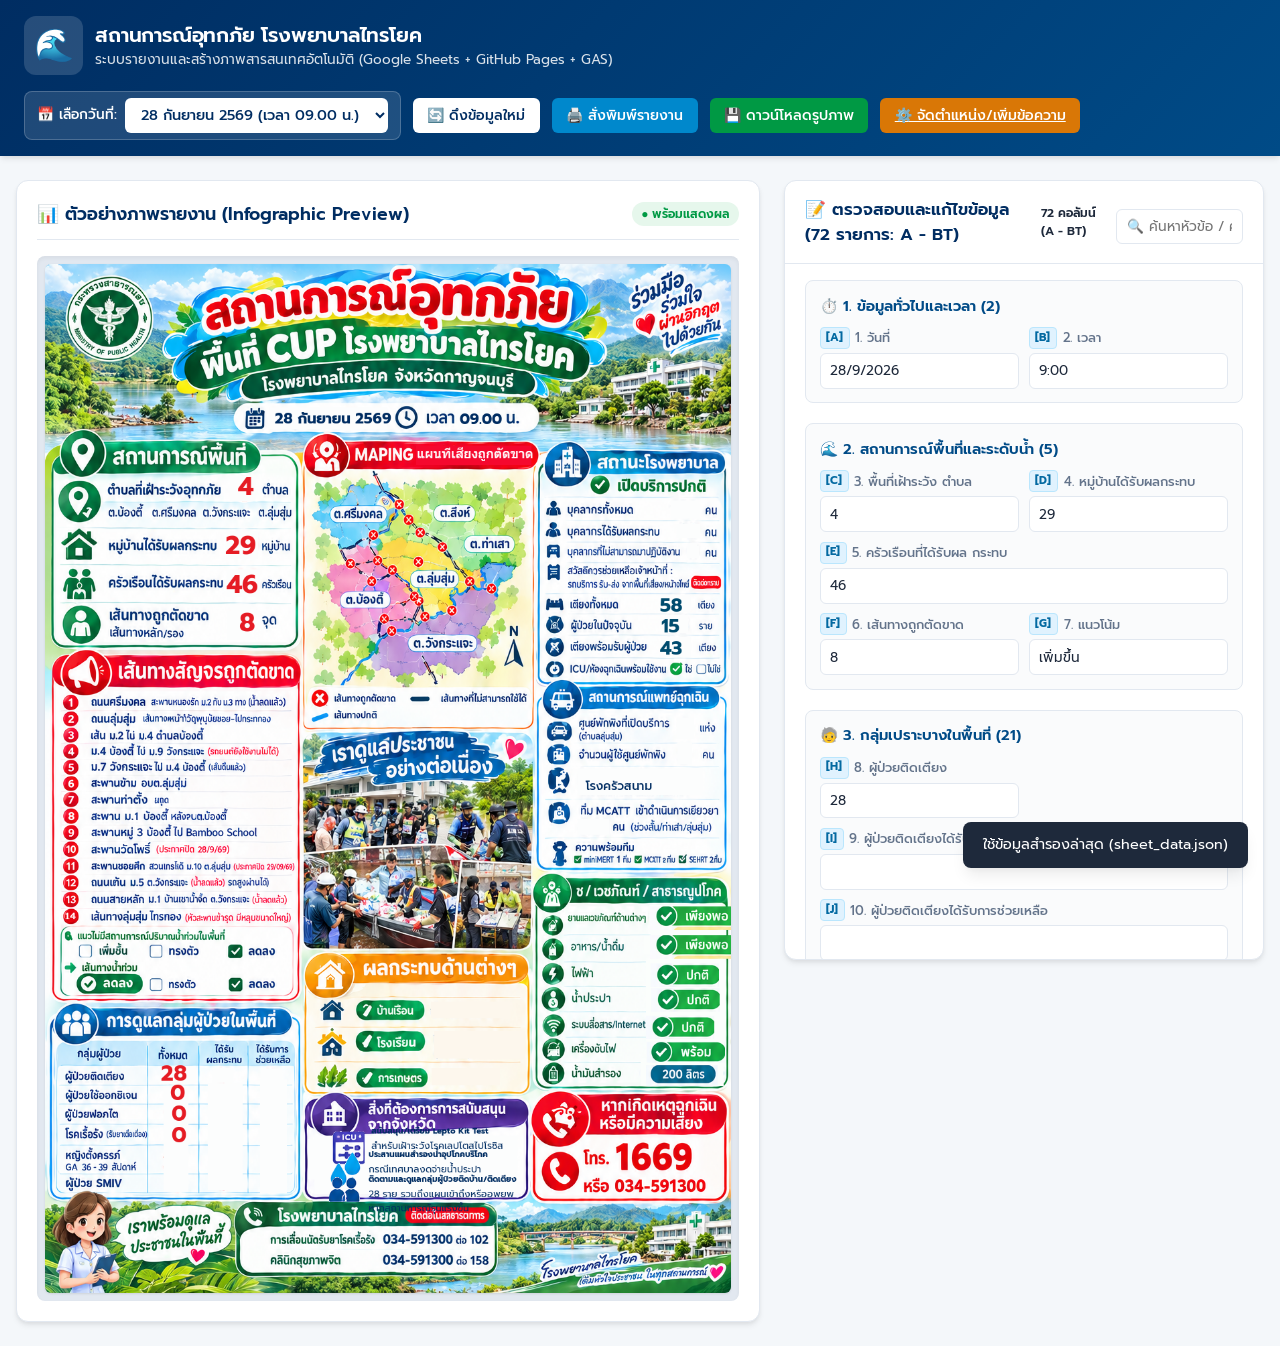
<file: index.html>
<!DOCTYPE html>
<html lang="th">
<head>
  <meta charset="UTF-8">
  <meta name="viewport" content="width=device-width, initial-scale=1.0">
  <title>ระบบรายงานสถานการณ์อุทกภัย - โรงพยาบาลไทรโยค</title>
  
  <!-- Google Fonts: Prompt -->
  <link rel="preconnect" href="https://fonts.googleapis.com">
  <link rel="preconnect" href="https://fonts.gstatic.com" crossorigin>
  <link href="https://fonts.googleapis.com/css2?family=Prompt:ital,wght@0,300;0,400;0,500;0,600;0,700;1,400&display=swap" rel="stylesheet">
  
  <!-- CSS Styles -->
  <link rel="stylesheet" href="style.css">
</head>
<body>

  <!-- App Header -->
  <header class="app-header">
    <div class="header-container">
      <div class="brand">
        <div class="brand-icon">🌊</div>
        <div class="brand-text">
          <h1>สถานการณ์อุทกภัย โรงพยาบาลไทรโยค</h1>
          <p>ระบบรายงานและสร้างภาพสารสนเทศอัตโนมัติ (Google Sheets + GitHub Pages + GAS)</p>
        </div>
      </div>

      <!-- Controls Toolbar -->
      <div class="toolbar no-print">
        <div class="date-selector-wrapper">
          <label for="dateSelect">📅 เลือกวันที่:</label>
          <select id="dateSelect" class="date-select">
            <option value="">กำลังโหลดข้อมูล...</option>
          </select>
        </div>

        <button id="btnRefresh" class="btn btn-light" title="ดึงข้อมูลล่าสุดจาก Google Sheets">
          🔄 ดึงข้อมูลใหม่
        </button>

        <button id="btnPrint" class="btn btn-primary" title="พิมพ์รายงานหรือบันทึกเป็น PDF">
          🖨️ สั่งพิมพ์รายงาน
        </button>

        <button id="btnDownload" class="btn btn-success" title="ดาวน์โหลดรูปภาพความละเอียดสูง (1024x1536)">
          💾 ดาวน์โหลดรูปภาพ
        </button>

        <a href="admin.html" class="btn btn-warning" title="ปรับตำแหน่งและเพิ่มตัวอักษรลงบนรูปภาพ">
          ⚙️ จัดตำแหน่ง/เพิ่มข้อความ
        </a>
      </div>
    </div>
  </header>

  <!-- Main Container -->
  <main class="app-container">
    <!-- Left Column: Infographic Preview -->
    <section class="preview-card">
      <div class="preview-header no-print">
        <div class="preview-title">
          <span>📊 ตัวอย่างภาพรายงาน (Infographic Preview)</span>
        </div>
        <span class="status-pill-badge green">● พร้อมแสดงผล</span>
      </div>

      <div class="canvas-wrapper">
        <canvas id="reportCanvas" width="1024" height="1536"></canvas>
      </div>
    </section>

    <!-- Right Column: Interactive Data Form -->
    <aside class="form-card no-print">
      <div class="form-header">
        <div style="display: flex; justify-content: space-between; align-items: center;">
          <div class="form-title" id="formHeaderTitle">📝 ตรวจสอบและแก้ไขข้อมูล (58 รายการ: A - BF)</div>
          <span id="formColCountBadge" class="status-pill-badge blue" style="font-size: 0.75rem;">58 คอลัมน์</span>
        </div>
        <div style="margin-top: 0.6rem;">
          <input type="text" id="formSearchInput" class="input-control" placeholder="🔍 ค้นหาหัวข้อ / คอลัมน์..." style="padding: 0.4rem 0.65rem; font-size: 0.85rem; width: 100%;">
        </div>
      </div>

      <div class="form-body" id="dynamicFormBody">
        <div style="text-align: center; padding: 2rem; color: var(--text-muted); font-size: 0.9rem;">
          ⏳ กำลังโหลดคอลัมน์ข้อมูลจาก Google Sheets...
        </div>
      </div>
    </aside>
  </main>

  <!-- Toast Notification -->
  <div id="toast"></div>

  <!-- Assets & App Scripts -->
  <script src="layout_default.js"></script>
  <script src="assets.js"></script>
  <script src="app.js?v=2"></script>
</body>
</html>
</file>
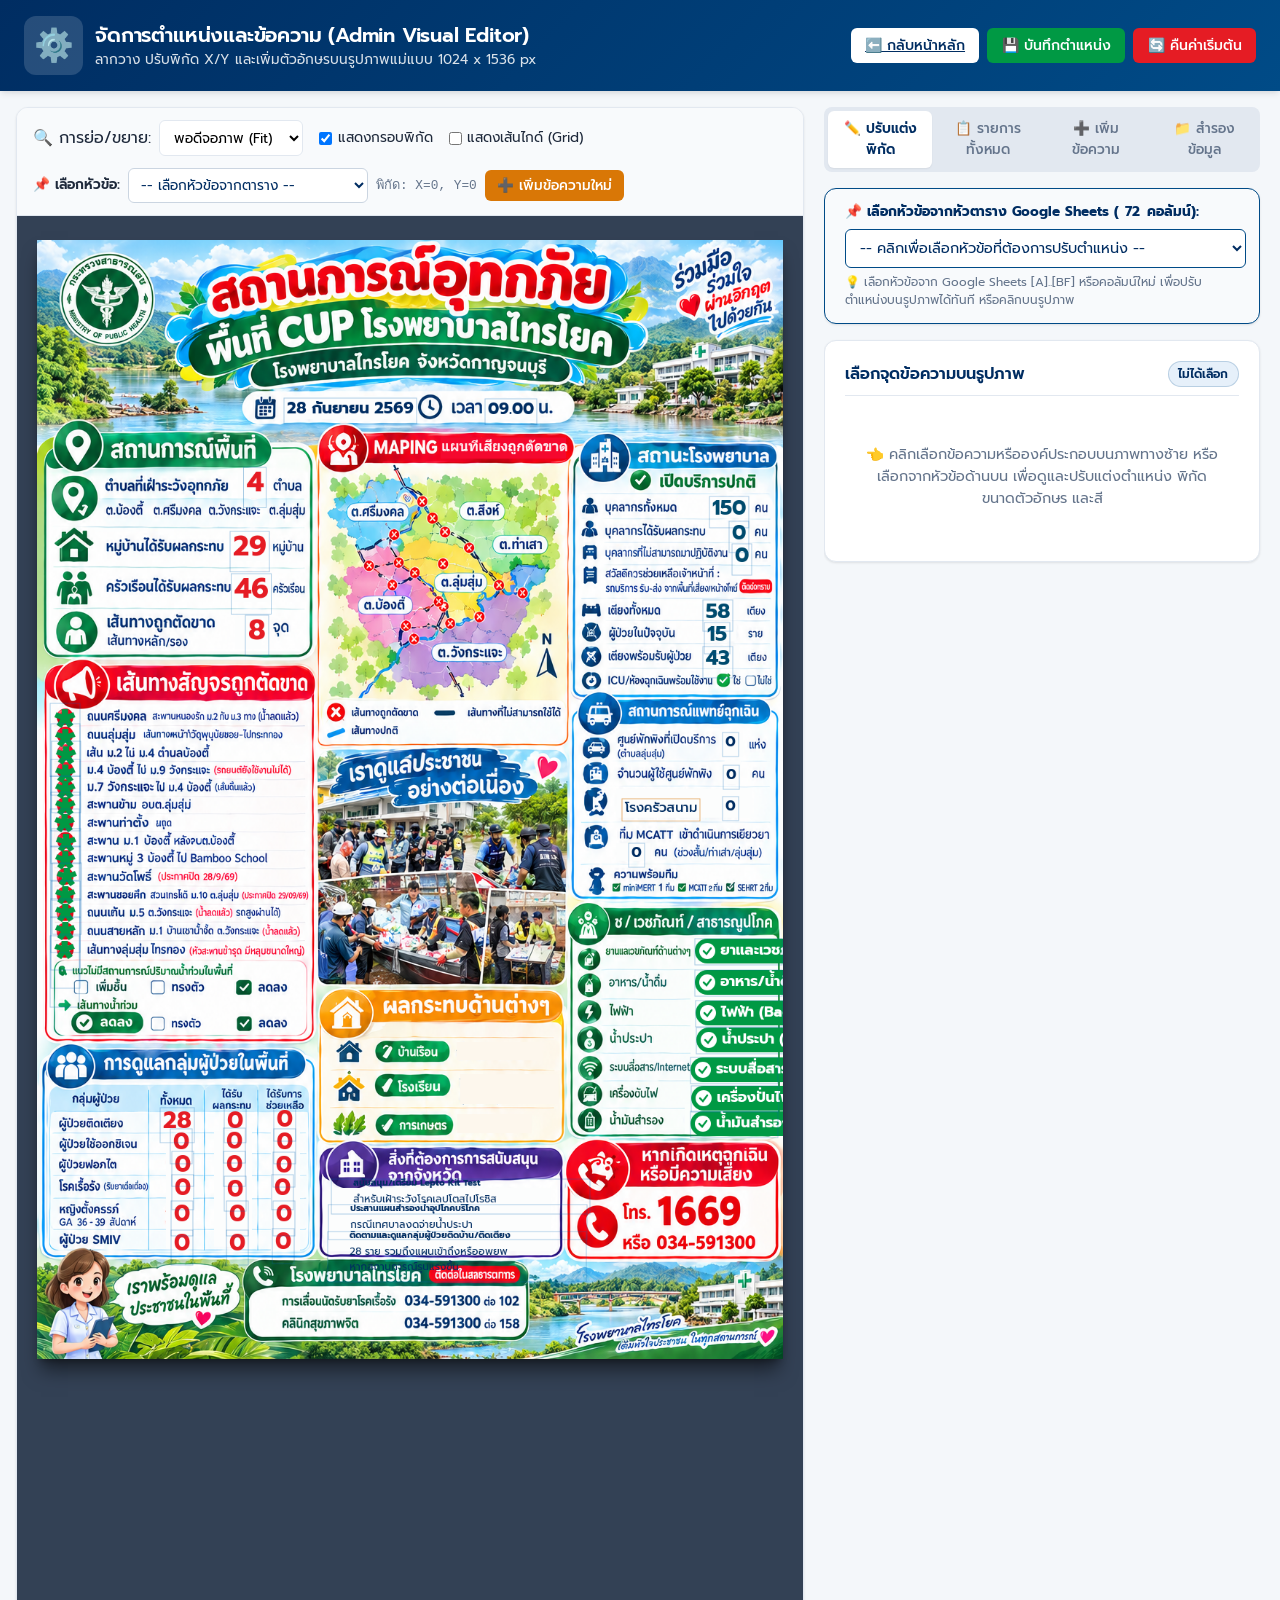
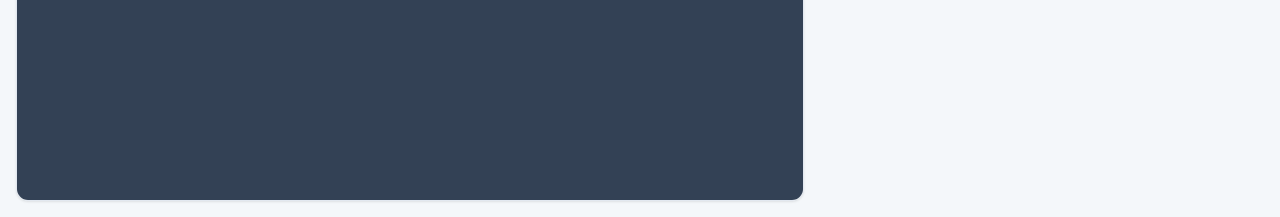
<file: admin.html>
<!DOCTYPE html>
<html lang="th">
<head>
  <meta charset="UTF-8">
  <meta name="viewport" content="width=device-width, initial-scale=1.0">
  <title>ระบบปรับแต่งตำแหน่งและข้อความ (Admin) - โรงพยาบาลไทรโยค</title>
  
  <!-- Google Fonts: Prompt -->
  <link rel="preconnect" href="https://fonts.googleapis.com">
  <link rel="preconnect" href="https://fonts.gstatic.com" crossorigin>
  <link href="https://fonts.googleapis.com/css2?family=Prompt:ital,wght@0,300;0,400;0,500;0,600;0,700;1,400&display=swap" rel="stylesheet">
  
  <!-- CSS Styles -->
  <link rel="stylesheet" href="style.css">
</head>
<body class="admin-body">

  <!-- Header -->
  <header class="app-header">
    <div class="header-container">
      <div class="brand">
        <div class="brand-icon">⚙️</div>
        <div class="brand-text">
          <h1>จัดการตำแหน่งและข้อความ (Admin Visual Editor)</h1>
          <p>ลากวาง ปรับพิกัด X/Y และเพิ่มตัวอักษรบนรูปภาพแม่แบบ 1024 x 1536 px</p>
        </div>
      </div>

      <div class="admin-header-actions">
        <a href="index.html" class="btn btn-light" title="กลับไปหน้าดูรายงานและบันทึกข้อมูล">
          ⬅️ กลับหน้าหลัก
        </a>
        <button id="btnSaveConfig" class="btn btn-success" title="บันทึกการจัดวางและข้อความทั้งหมดลงเครื่อง">
          💾 บันทึกตำแหน่ง
        </button>
        <button id="btnResetConfig" class="btn btn-danger" title="คืนค่าพิกัดทั้งหมดกลับเป็นค่ามาตรฐานเริ่มต้น">
          🔄 คืนค่าเริ่มต้น
        </button>
      </div>
    </div>
  </header>

  <!-- Admin Main Workspace -->
  <main class="admin-container">
    <!-- Left: Canvas Visual Stage -->
    <section class="admin-stage-card">
      <div class="admin-stage-toolbar">
        <div class="stage-tools-left">
          <label for="zoomSelect">🔍 การย่อ/ขยาย:</label>
          <select id="zoomSelect" class="zoom-select">
            <option value="fit" selected>พอดีจอภาพ (Fit)</option>
            <option value="0.5">50%</option>
            <option value="0.65">65%</option>
            <option value="0.75">75%</option>
            <option value="1.0">100% (ขนาดจริง)</option>
          </select>

          <label style="display:flex; align-items:center; gap:0.35rem; cursor:pointer; font-size:0.85rem; margin-left:0.5rem;">
            <input type="checkbox" id="chkShowBounds" checked> แสดงกรอบพิกัด
          </label>

          <label style="display:flex; align-items:center; gap:0.35rem; cursor:pointer; font-size:0.85rem; margin-left:0.5rem;">
            <input type="checkbox" id="chkShowGrid"> แสดงเส้นไกด์ (Grid)
          </label>
        </div>

        <div class="stage-tools-right">
          <label for="stageColumnSelect" style="font-weight:600; font-size:0.85rem; display:flex; align-items:center; gap:0.3rem; margin:0;">
            📌 เลือกหัวข้อ:
          </label>
          <select id="stageColumnSelect" class="stage-select font-bold" style="max-width:240px; padding:0.3rem 0.5rem; border-radius:6px; border:1px solid #cbd5e1; font-family:'Prompt',sans-serif; font-size:0.85rem; background:#fff; color:#002d62;">
            <option value="">-- เลือกหัวข้อจากตาราง --</option>
          </select>

          <span id="canvasHoverInfo" style="font-size:0.8rem; color:#64748b; font-family:monospace;">
            พิกัด: X=0, Y=0
          </span>
          <button id="btnQuickAddCustom" class="btn btn-warning" style="padding:0.3rem 0.75rem; font-size:0.85rem;">
            ➕ เพิ่มข้อความใหม่
          </button>
        </div>
      </div>

      <!-- Viewport with scroll -->
      <div class="admin-stage-viewport" id="viewport">
        <div class="canvas-pan-container" id="canvasContainer">
          <canvas id="adminCanvas" width="1024" height="1536"></canvas>
        </div>
      </div>
    </section>

    <!-- Right: Controls & Inspector Sidebar -->
    <aside class="admin-sidebar">
      <!-- Tabs -->
      <nav class="admin-tab-nav">
        <button class="admin-tab-btn active" data-tab="tab-inspector">✏️ ปรับแต่งพิกัด</button>
        <button class="admin-tab-btn" data-tab="tab-list">📋 รายการทั้งหมด</button>
        <button class="admin-tab-btn" data-tab="tab-add">➕ เพิ่มข้อความ</button>
        <button class="admin-tab-btn" data-tab="tab-backup">📁 สำรองข้อมูล</button>
      </nav>

      <!-- Tab 1: Inspector -->
      <div id="tab-inspector" class="admin-tab-content active">
        <!-- Quick Select by Table Column Header (Dynamic Columns) -->
        <div class="admin-card" style="padding:0.85rem 1.25rem; background:#f8fafc; border:1.5px solid #004b87;">
          <label for="columnHeaderSelect" style="font-size:0.85rem; font-weight:700; color:#002d62; display:flex; align-items:center; gap:0.4rem; margin-bottom:0.4rem;">
            📌 เลือกหัวข้อจากหัวตาราง Google Sheets (<span id="headerColCountBadge">58</span> คอลัมน์):
          </label>
          <select id="columnHeaderSelect" class="input-control font-bold" style="font-size:0.9rem; background:#ffffff; border-color:#004b87; color:#002d62;">
            <option value="">-- คลิกเพื่อเลือกหัวข้อที่ต้องการปรับตำแหน่ง --</option>
          </select>
          <div style="font-size:0.75rem; color:#64748b; margin-top:0.35rem;">
            💡 เลือกหัวข้อจาก Google Sheets [A]..[BF] หรือคอลัมน์ใหม่ เพื่อปรับตำแหน่งบนรูปภาพได้ทันที หรือคลิกบนรูปภาพ
          </div>
        </div>

        <div class="admin-card">
          <div class="admin-card-header">
            <div class="admin-card-title">
              <span id="inspectorTitle">เลือกจุดข้อความบนรูปภาพ</span>
            </div>
            <span id="inspectorCategory" class="selected-badge">ไม่ได้เลือก</span>
          </div>

          <div id="inspectorEmptyState" style="text-align:center; padding:2rem 1rem; color:var(--text-muted); font-size:0.9rem;">
            👈 คลิกเลือกข้อความหรือองค์ประกอบบนภาพทางซ้าย หรือเลือกจากหัวข้อด้านบน เพื่อดูและปรับแต่งตำแหน่ง พิกัด ขนาดตัวอักษร และสี
          </div>

          <div id="inspectorControls" style="display:none;">
            <!-- Custom Text Content (if custom) -->
            <div class="inspector-row" id="customTextContentRow" style="display:none;">
              <label for="inputCustomText">เนื้อหาข้อความ:</label>
              <textarea id="inputCustomText" class="input-control" rows="2" placeholder="พิมพ์ข้อความที่ต้องการ..."></textarea>
            </div>

            <!-- Sample text preview (if standard) -->
            <div class="inspector-row" id="standardSampleRow">
              <label for="inputSampleText">ตัวอย่างข้อความพรีวิว:</label>
              <input type="text" id="inputSampleText" class="input-control" placeholder="ข้อความตัวอย่างสำหรับทดสอบ">
            </div>

            <!-- X / Y Coordinates with Step Controls -->
            <div class="inspector-row">
              <label>พิกัดแกน X และ Y (พิกเซลจาก 1024 x 1536):</label>
              <div class="coord-group">
                <!-- X -->
                <div class="coord-box">
                  <div class="coord-header">
                    <span>ตำแหน่ง X (แนวนอน)</span>
                    <span id="xPercent" style="font-size:0.7rem; color:#94a3b8;">0%</span>
                  </div>
                  <div class="coord-input-row">
                    <button class="btn-step" data-coord="x" data-delta="-10">-10</button>
                    <button class="btn-step" data-coord="x" data-delta="-1">-1</button>
                    <input type="number" id="inputX" class="coord-num-input" min="0" max="1024">
                    <button class="btn-step" data-coord="x" data-delta="1">+1</button>
                    <button class="btn-step" data-coord="x" data-delta="10">+10</button>
                  </div>
                </div>

                <!-- Y -->
                <div class="coord-box">
                  <div class="coord-header">
                    <span>ตำแหน่ง Y (แนวตั้ง)</span>
                    <span id="yPercent" style="font-size:0.7rem; color:#94a3b8;">0%</span>
                  </div>
                  <div class="coord-input-row">
                    <button class="btn-step" data-coord="y" data-delta="-10">-10</button>
                    <button class="btn-step" data-coord="y" data-delta="-1">-1</button>
                    <input type="number" id="inputY" class="coord-num-input" min="0" max="1536">
                    <button class="btn-step" data-coord="y" data-delta="1">+1</button>
                    <button class="btn-step" data-coord="y" data-delta="10">+10</button>
                  </div>
                </div>
              </div>
              <div style="font-size:0.75rem; color:#64748b; margin-top:0.4rem;">
                💡 เคล็ดลับ: คุณสามารถใช้ปุ่มลูกศร ⬅️ ➡️ ⬆️ ⬇️ บนแป้นพิมพ์เพื่อขยับทีละ 1px (กด Shift ค้างไว้เพื่อขยับทีละ 10px)
              </div>
            </div>

            <!-- Font Size -->
            <div class="inspector-row">
              <label for="inputFontSize">ขนาดตัวอักษร (px):</label>
              <div style="display:flex; align-items:center; gap:0.5rem;">
                <button class="btn-step" id="btnFontMinus" style="padding:0.4rem 0.8rem;">-</button>
                <input type="number" id="inputFontSize" class="coord-num-input" style="width:100px;" min="8" max="120">
                <button class="btn-step" id="btnFontPlus" style="padding:0.4rem 0.8rem;">+</button>
                <input type="range" id="sliderFontSize" min="10" max="80" style="flex:1;">
              </div>
            </div>

            <!-- Text Align -->
            <div class="inspector-row">
              <label>การจัดแนวข้อความ (Alignment):</label>
              <div class="align-btn-group">
                <button class="toggle-btn" data-align="left" id="btnAlignLeft">👈 ชิดซ้าย</button>
                <button class="toggle-btn" data-align="center" id="btnAlignCenter">🎯 กึ่งกลาง</button>
                <button class="toggle-btn" data-align="right" id="btnAlignRight">👉 ชิดขวา</button>
              </div>
            </div>

            <!-- Font Weight -->
            <div class="inspector-row">
              <label>ความหนาตัวอักษร (Weight):</label>
              <div class="weight-btn-group">
                <button class="toggle-btn" data-weight="normal" id="btnWeightNormal">ปกติ (Regular)</button>
                <button class="toggle-btn" data-weight="500" id="btnWeightMedium">ปานกลาง (Medium)</button>
                <button class="toggle-btn" data-weight="bold" id="btnWeightBold">หนา (Bold)</button>
              </div>
            </div>

            <!-- Color Picker -->
            <div class="inspector-row">
              <label>สีตัวอักษร (Color):</label>
              <div class="color-picker-row">
                <input type="color" id="inputColorPicker" class="color-input-box" value="#002d62">
                <input type="text" id="inputColorHex" class="color-hex-text" value="#002d62">
              </div>
              <div class="color-palette">
                <button class="swatch-btn" style="background:#002d62;" data-color="#002d62" title="สีกรมท่าหลัก"></button>
                <button class="swatch-btn" style="background:#e51c24;" data-color="#e51c24" title="สีแดงเตือนภัย"></button>
                <button class="swatch-btn" style="background:#004b6e;" data-color="#004b6e" title="สีเขียวอมฟ้าโรงพยาบาล"></button>
                <button class="swatch-btn" style="background:#009944;" data-color="#009944" title="สีเขียวสถานะปกติ"></button>
                <button class="swatch-btn" style="background:#0066b2;" data-color="#0066b2" title="สีน้ำเงิน"></button>
                <button class="swatch-btn" style="background:#000000;" data-color="#000000" title="สีดำ"></button>
                <button class="swatch-btn" style="background:#ffffff; border:1px solid #cbd5e1;" data-color="#ffffff" title="สีขาว"></button>
              </div>
            </div>

            <!-- Visibility & Delete -->
            <div class="inspector-row" style="margin-top:1.25rem; pt:1rem; border-top:1px solid var(--border-color); display:flex; justify-content:space-between; align-items:center;">
              <label style="display:flex; align-items:center; gap:0.4rem; cursor:pointer; margin:0;">
                <input type="checkbox" id="chkVisible" checked> แสดงข้อความนี้บนรูปภาพ
              </label>

              <button id="btnDeleteCustom" class="btn btn-danger" style="display:none; padding:0.35rem 0.75rem; font-size:0.8rem;">
                🗑️ ลบข้อความนี้
              </button>
            </div>
          </div>
        </div>
      </div>

      <!-- Tab 2: Elements List -->
      <div id="tab-list" class="admin-tab-content">
        <div class="admin-card">
          <div class="admin-card-header">
            <div class="admin-card-title">📋 รายการองค์ประกอบทั้งหมด</div>
            <span id="treeTotalCount" style="font-size:0.75rem; font-weight:600; color:#0369a1; background:#e0f2fe; padding:0.2rem 0.5rem; border-radius:9999px;">
              38 คอลัมน์ + องค์ประกอบ
            </span>
          </div>
          <div style="display:flex; justify-content:space-between; align-items:center; margin-bottom:0.6rem; gap:0.5rem;">
            <div style="flex:1;">
              <input type="text" id="searchElements" class="input-control" placeholder="🔍 ค้นหาฟิลด์, คอลัมน์ [A]..[AL] หรือข้อความ...">
            </div>
            <div style="display:flex; gap:0.35rem; flex-shrink:0;">
              <button id="btnExpandAll" class="btn btn-light" style="padding:0.3rem 0.5rem; font-size:0.75rem;" title="ขยายทุกกลุ่ม">📂 ขยาย</button>
              <button id="btnCollapseAll" class="btn btn-light" style="padding:0.3rem 0.5rem; font-size:0.75rem;" title="ย่อทุกกลุ่ม">📁 ย่อ</button>
            </div>
          </div>
          <div class="elements-list-container" id="elementsTreeList">
            <!-- Dynamically populated -->
          </div>
        </div>
      </div>

      <!-- Tab 3: Add Custom Text -->
      <div id="tab-add" class="admin-tab-content">
        <div class="admin-card">
          <div class="admin-card-header">
            <div class="admin-card-title">➕ เพิ่มข้อความหรือตัวอักษรใหม่</div>
          </div>
          <p style="font-size:0.85rem; color:var(--text-muted); margin-bottom:1rem;">
            คุณสามารถเพิ่มข้อความ หมายเหตุ คำชี้แจง หรือตราสัญลักษณ์เพิ่มเติมลงบนรูปภาพได้ทุกตำแหน่ง
          </p>

          <div class="inspector-row">
            <label for="newTextContent">ข้อความที่ต้องการเพิ่ม:</label>
            <textarea id="newTextContent" class="input-control" rows="3" placeholder="ระบุข้อความ เช่น 'ศูนย์ประสานงานฉุกเฉิน โทร. 034-xxx'"></textarea>
          </div>

          <div class="inspector-row">
            <label>ตำแหน่งเริ่มต้น (X, Y):</label>
            <div class="coord-group">
              <input type="number" id="newTextX" class="coord-num-input" value="512" placeholder="X (0-1024)">
              <input type="number" id="newTextY" class="coord-num-input" value="768" placeholder="Y (0-1536)">
            </div>
          </div>

          <div class="inspector-row">
            <label for="newTextSize">ขนาดตัวอักษร (px):</label>
            <input type="number" id="newTextSize" class="coord-num-input" value="22">
          </div>

          <div class="inspector-row">
            <label>สีข้อความ:</label>
            <div class="color-picker-row">
              <input type="color" id="newTextColorPicker" class="color-input-box" value="#002d62">
              <input type="text" id="newTextColorHex" class="color-hex-text" value="#002d62">
            </div>
          </div>

          <div class="inspector-row" style="margin-top:1.5rem;">
            <button id="btnCreateCustomText" class="btn btn-primary" style="width:100%; justify-content:center; padding:0.65rem;">
              ✨ เพิ่มข้อความลงบนภาพ
            </button>
          </div>
        </div>
      </div>

      <!-- Tab 4: Backup & Import -->
      <div id="tab-backup" class="admin-tab-content">
        <div class="admin-card">
          <div class="admin-card-header">
            <div class="admin-card-title">💾 จัดการและสำรองข้อมูลการจัดวาง</div>
          </div>

          <div class="inspector-row">
            <button id="btnExportJSON" class="btn btn-secondary" style="width:100%; justify-content:center; margin-bottom:0.75rem;">
              📤 ดาวน์โหลดไฟล์พิกัด (water_report_layout.json)
            </button>
            <p style="font-size:0.8rem; color:var(--text-muted); margin-bottom:1rem;">
              ดาวน์โหลดการตั้งค่าพิกัดทั้งหมดเก็บไว้ในคอมพิวเตอร์ของคุณเพื่อนำไปใช้กับเครื่องอื่นหรือสำรองไว้
            </p>
          </div>

          <div class="inspector-row" style="border-top:1px solid var(--border-color); pt:1rem;">
            <label for="fileImportJSON">📥 นำเข้าไฟล์พิกัด (.json):</label>
            <input type="file" id="fileImportJSON" accept=".json" style="width:100%; margin-top:0.35rem; font-size:0.85rem;">
            <p style="font-size:0.8rem; color:var(--text-muted); margin-top:0.4rem;">
              เลือกไฟล์ JSON ที่เคยส่งออกเพื่อกู้คืนตำแหน่งและการตั้งค่า
            </p>
          </div>

          <div class="inspector-row" style="border-top:1px solid var(--border-color); pt:1rem;">
            <label>JSON การจัดวางปัจจุบัน:</label>
            <textarea id="layoutRawJson" class="input-control" rows="8" style="font-family:monospace; font-size:0.75rem;" readonly></textarea>
          </div>
        </div>
      </div>
    </aside>
  </main>

  <!-- Toast Notification -->
  <div id="toast"></div>

  <!-- Scripts -->
  <script src="layout_default.js"></script>
  <script src="assets.js"></script>
  <script src="admin.js"></script>
</body>
</html>
</file>
<file: style.css>
:root {
  --primary-color: #004b87;
  --primary-dark: #002d62;
  --primary-light: #e6f0fa;
  --accent-blue: #0088cc;
  --success-green: #009944;
  --warning-yellow: #f5a623;
  --danger-red: #e51c24;
  --bg-color: #f4f7fa;
  --card-bg: #ffffff;
  --text-main: #1e293b;
  --text-muted: #64748b;
  --border-color: #e2e8f0;
  --shadow-sm: 0 1px 3px rgba(0,0,0,0.06), 0 1px 2px rgba(0,0,0,0.04);
  --shadow-md: 0 4px 6px -1px rgba(0,0,0,0.08), 0 2px 4px -1px rgba(0,0,0,0.05);
  --shadow-lg: 0 10px 15px -3px rgba(0,0,0,0.08), 0 4px 6px -2px rgba(0,0,0,0.04);
}

* {
  box-sizing: border-box;
  margin: 0;
  padding: 0;
}

body {
  font-family: 'Prompt', -apple-system, BlinkMacSystemFont, 'Segoe UI', Roboto, sans-serif;
  background-color: var(--bg-color);
  color: var(--text-main);
  line-height: 1.5;
  min-height: 100vh;
  display: flex;
  flex-direction: column;
}

/* Header */
.app-header {
  background: linear-gradient(135deg, var(--primary-dark) 0%, var(--primary-color) 100%);
  color: #ffffff;
  padding: 1rem 1.5rem;
  box-shadow: var(--shadow-md);
  position: sticky;
  top: 0;
  z-index: 50;
}

.header-container {
  max-width: 1440px;
  margin: 0 auto;
  display: flex;
  flex-wrap: wrap;
  align-items: center;
  justify-content: space-between;
  gap: 1rem;
}

.brand {
  display: flex;
  align-items: center;
  gap: 0.75rem;
}

.brand-icon {
  font-size: 2rem;
  background: rgba(255, 255, 255, 0.15);
  padding: 0.35rem 0.6rem;
  border-radius: 12px;
}

.brand-text h1 {
  font-size: 1.25rem;
  font-weight: 600;
  letter-spacing: -0.01em;
}

.brand-text p {
  font-size: 0.85rem;
  opacity: 0.85;
}

/* Toolbar */
.toolbar {
  display: flex;
  flex-wrap: wrap;
  align-items: center;
  gap: 0.75rem;
}

.date-selector-wrapper {
  display: flex;
  align-items: center;
  gap: 0.5rem;
  background: rgba(255, 255, 255, 0.12);
  padding: 0.35rem 0.75rem;
  border-radius: 8px;
  border: 1px solid rgba(255, 255, 255, 0.2);
}

.date-selector-wrapper label {
  font-size: 0.85rem;
  font-weight: 500;
}

.date-select {
  background: #ffffff;
  color: var(--primary-dark);
  font-family: 'Prompt', sans-serif;
  font-size: 0.9rem;
  font-weight: 500;
  padding: 0.35rem 0.75rem;
  border: none;
  border-radius: 6px;
  cursor: pointer;
  outline: none;
}

.btn {
  font-family: 'Prompt', sans-serif;
  font-size: 0.875rem;
  font-weight: 500;
  padding: 0.45rem 0.9rem;
  border-radius: 6px;
  border: none;
  cursor: pointer;
  display: inline-flex;
  align-items: center;
  gap: 0.4rem;
  transition: all 0.15s ease-in-out;
}

.btn:active {
  transform: scale(0.97);
}

.btn-primary {
  background: var(--accent-blue);
  color: #ffffff;
}

.btn-primary:hover {
  background: #0077b3;
}

.btn-success {
  background: var(--success-green);
  color: #ffffff;
}

.btn-success:hover {
  background: #008039;
}

.btn-light {
  background: #ffffff;
  color: var(--primary-dark);
}

.btn-light:hover {
  background: #f1f5f9;
}

/* Layout */
.app-container {
  max-width: 1440px;
  margin: 1.5rem auto;
  padding: 0 1rem;
  flex: 1;
  display: grid;
  grid-template-columns: minmax(420px, 1fr) minmax(360px, 480px);
  gap: 1.5rem;
  align-items: start;
}

@media (max-width: 1024px) {
  .app-container {
    grid-template-columns: 1fr;
  }
}

/* Infographic Preview Card */
.preview-card {
  background: var(--card-bg);
  border-radius: 12px;
  box-shadow: var(--shadow-md);
  border: 1px solid var(--border-color);
  padding: 1.25rem;
  display: flex;
  flex-direction: column;
  gap: 1rem;
}

.preview-header {
  display: flex;
  align-items: center;
  justify-content: space-between;
  border-bottom: 1px solid var(--border-color);
  padding-bottom: 0.75rem;
}

.preview-title {
  font-size: 1.1rem;
  font-weight: 600;
  color: var(--primary-dark);
  display: flex;
  align-items: center;
  gap: 0.5rem;
}

.canvas-wrapper {
  background: #e2e8f0;
  border-radius: 8px;
  padding: 0.5rem;
  display: flex;
  justify-content: center;
  align-items: center;
  overflow: hidden;
  box-shadow: inset 0 2px 4px rgba(0,0,0,0.05);
}

#reportCanvas {
  max-width: 100%;
  height: auto;
  border-radius: 6px;
  box-shadow: var(--shadow-sm);
  display: block;
}

/* Sidebar / Data Form */
.form-card {
  background: var(--card-bg);
  border-radius: 12px;
  box-shadow: var(--shadow-md);
  border: 1px solid var(--border-color);
  display: flex;
  flex-direction: column;
  max-height: calc(100vh - 120px);
}

.form-header {
  padding: 1rem 1.25rem;
  border-bottom: 1px solid var(--border-color);
  display: flex;
  align-items: center;
  justify-content: space-between;
}

.form-title {
  font-size: 1.05rem;
  font-weight: 600;
  color: var(--primary-dark);
}

.form-body {
  padding: 1rem 1.25rem;
  overflow-y: auto;
  display: flex;
  flex-direction: column;
  gap: 1.25rem;
}

.form-section {
  border: 1px solid var(--border-color);
  border-radius: 8px;
  padding: 0.85rem;
  background: #fafbfc;
}

.section-title {
  font-size: 0.92rem;
  font-weight: 600;
  color: var(--primary-color);
  margin-bottom: 0.65rem;
  display: flex;
  align-items: center;
  gap: 0.35rem;
}

.form-grid {
  display: grid;
  grid-template-columns: repeat(2, 1fr);
  gap: 0.6rem;
}

.form-grid-full {
  grid-column: span 2;
}

.input-group {
  display: flex;
  flex-direction: column;
  gap: 0.25rem;
}

.input-group label {
  font-size: 0.8rem;
  font-weight: 500;
  color: var(--text-muted);
}

.input-control {
  font-family: 'Prompt', sans-serif;
  font-size: 0.85rem;
  padding: 0.4rem 0.6rem;
  border: 1px solid var(--border-color);
  border-radius: 6px;
  outline: none;
  background: #ffffff;
  color: var(--text-main);
  transition: border-color 0.15s ease;
}

.input-control:focus {
  border-color: var(--accent-blue);
  box-shadow: 0 0 0 2px rgba(0, 136, 204, 0.15);
}

textarea.input-control {
  resize: vertical;
  min-height: 52px;
}

/* Loading & Status Badge */
.status-pill-badge {
  display: inline-flex;
  align-items: center;
  gap: 0.3rem;
  font-size: 0.75rem;
  font-weight: 600;
  padding: 0.2rem 0.6rem;
  border-radius: 20px;
}

.status-pill-badge.green {
  background: #e6f7ec;
  color: var(--success-green);
}

.status-pill-badge.yellow {
  background: #fff8e6;
  color: #d97706;
}

.status-pill-badge.red {
  background: #fee2e2;
  color: var(--danger-red);
}

/* Toast Notification */
#toast {
  position: fixed;
  bottom: 2rem;
  right: 2rem;
  background: #1e293b;
  color: #ffffff;
  padding: 0.75rem 1.25rem;
  border-radius: 8px;
  box-shadow: var(--shadow-lg);
  font-size: 0.9rem;
  opacity: 0;
  transform: translateY(10px);
  transition: all 0.25s ease;
  pointer-events: none;
  z-index: 9999;
}

#toast.show {
  opacity: 1;
  transform: translateY(0);
}

/* ==============================================================
   PRINT STYLES: Perfect A4 Infographic Output
   ============================================================== */
@media print {
  @page {
    size: A4 portrait;
    margin: 0;
  }

  body {
    background: #ffffff !important;
    padding: 0 !important;
    margin: 0 !important;
  }

  .app-header,
  .form-card,
  .preview-header,
  .no-print,
  #toast {
    display: none !important;
  }

  .app-container {
    display: block !important;
    max-width: 100% !important;
    padding: 0 !important;
    margin: 0 !important;
  }

  .preview-card {
    border: none !important;
    box-shadow: none !important;
    padding: 0 !important;
    margin: 0 !important;
  }

  .canvas-wrapper {
    background: transparent !important;
    box-shadow: none !important;
    padding: 0 !important;
    margin: 0 !important;
    width: 100vw !important;
    height: 100vh !important;
    display: flex !important;
    justify-content: center !important;
    align-items: center !important;
  }

  #reportCanvas {
    max-width: 100% !important;
    max-height: 100vh !important;
    width: auto !important;
    height: auto !important;
    box-shadow: none !important;
    border-radius: 0 !important;
    object-fit: contain !important;
  }
}

/* -------------------------------------------------------------
   Button Styles Extension
   ------------------------------------------------------------- */
.btn-warning {
  background: #d97706;
  color: #ffffff;
}

.btn-warning:hover {
  background: #b45309;
}

.btn-secondary {
  background: #475569;
  color: #ffffff;
}

.btn-secondary:hover {
  background: #334155;
}

.btn-danger {
  background: var(--danger-red);
  color: #ffffff;
}

.btn-danger:hover {
  background: #b91c1c;
}

/* -------------------------------------------------------------
   Admin Visual Editor Styles
   ------------------------------------------------------------- */
.admin-header-actions {
  display: flex;
  align-items: center;
  gap: 0.5rem;
  flex-wrap: wrap;
}

.admin-container {
  display: flex;
  gap: 1.25rem;
  max-width: 1600px;
  width: 100%;
  margin: 1rem auto;
  padding: 0 1rem;
  flex: 1;
  min-height: calc(100vh - 120px);
}

/* Left Canvas Stage */
.admin-stage-card {
  flex: 1;
  min-width: 0;
  background: var(--card-bg);
  border-radius: 12px;
  box-shadow: var(--shadow-sm);
  border: 1px solid var(--border-color);
  display: flex;
  flex-direction: column;
  overflow: hidden;
}

.admin-stage-toolbar {
  padding: 0.75rem 1rem;
  background: #f8fafc;
  border-bottom: 1px solid var(--border-color);
  display: flex;
  align-items: center;
  justify-content: space-between;
  flex-wrap: wrap;
  gap: 0.75rem;
}

.stage-tools-left, .stage-tools-right {
  display: flex;
  align-items: center;
  gap: 0.5rem;
  flex-wrap: wrap;
}

.zoom-select {
  padding: 0.35rem 0.6rem;
  font-family: 'Prompt', sans-serif;
  font-size: 0.85rem;
  border: 1px solid var(--border-color);
  border-radius: 6px;
  background: #fff;
  cursor: pointer;
}

.admin-stage-viewport {
  flex: 1;
  background: #334155;
  overflow: auto;
  position: relative;
  display: flex;
  justify-content: center;
  align-items: flex-start;
  padding: 1.5rem;
}

.canvas-pan-container {
  position: relative;
  display: inline-block;
  box-shadow: 0 20px 25px -5px rgba(0, 0, 0, 0.5), 0 8px 10px -6px rgba(0, 0, 0, 0.4);
  background: #fff;
  border-radius: 4px;
  transform-origin: top center;
  user-select: none;
}

#adminCanvas {
  display: block;
  cursor: default;
}

#adminCanvas.dragging {
  cursor: move;
}

/* Right Control & Inspector Sidebar */
.admin-sidebar {
  width: 440px;
  flex-shrink: 0;
  display: flex;
  flex-direction: column;
  gap: 1rem;
  max-height: calc(100vh - 120px);
  overflow-y: auto;
  padding-right: 0.25rem;
}

.admin-tab-nav {
  display: flex;
  background: #e2e8f0;
  border-radius: 8px;
  padding: 0.25rem;
  gap: 0.25rem;
}

.admin-tab-btn {
  flex: 1;
  text-align: center;
  padding: 0.45rem 0.5rem;
  font-family: 'Prompt', sans-serif;
  font-size: 0.85rem;
  font-weight: 500;
  color: var(--text-muted);
  background: transparent;
  border: none;
  border-radius: 6px;
  cursor: pointer;
  transition: all 0.15s ease;
}

.admin-tab-btn.active {
  background: #fff;
  color: var(--primary-dark);
  box-shadow: 0 1px 2px rgba(0,0,0,0.06);
  font-weight: 600;
}

.admin-tab-content {
  display: none;
  flex-direction: column;
  gap: 1rem;
}

.admin-tab-content.active {
  display: flex;
}

.admin-card {
  background: var(--card-bg);
  border-radius: 12px;
  box-shadow: var(--shadow-sm);
  border: 1px solid var(--border-color);
  padding: 1.25rem;
}

.admin-card-header {
  display: flex;
  align-items: center;
  justify-content: space-between;
  margin-bottom: 1rem;
  padding-bottom: 0.5rem;
  border-bottom: 1px solid var(--border-color);
}

.admin-card-title {
  font-size: 1rem;
  font-weight: 600;
  color: var(--primary-dark);
  display: flex;
  align-items: center;
  gap: 0.4rem;
}

.selected-badge {
  background: var(--primary-light);
  color: var(--primary-dark);
  font-size: 0.75rem;
  font-weight: 600;
  padding: 0.2rem 0.6rem;
  border-radius: 9999px;
  border: 1px solid rgba(0, 75, 135, 0.2);
}

/* Inspector Controls */
.inspector-row {
  margin-bottom: 0.85rem;
}

.inspector-row label {
  display: block;
  font-size: 0.8rem;
  font-weight: 600;
  color: var(--text-muted);
  margin-bottom: 0.3rem;
}

.coord-group {
  display: grid;
  grid-template-columns: 1fr 1fr;
  gap: 0.75rem;
}

.coord-box {
  background: #f8fafc;
  border: 1px solid var(--border-color);
  border-radius: 8px;
  padding: 0.5rem;
}

.coord-header {
  display: flex;
  align-items: center;
  justify-content: space-between;
  margin-bottom: 0.35rem;
  font-size: 0.75rem;
  font-weight: 600;
  color: var(--text-muted);
}

.coord-input-row {
  display: flex;
  align-items: center;
  gap: 0.3rem;
}

.coord-num-input {
  width: 100%;
  padding: 0.35rem;
  font-family: 'Prompt', monospace;
  font-size: 1rem;
  font-weight: 600;
  color: var(--primary-dark);
  border: 1px solid var(--border-color);
  border-radius: 6px;
  text-align: center;
}

.btn-step {
  padding: 0.2rem 0.45rem;
  font-size: 0.75rem;
  font-weight: 600;
  background: #e2e8f0;
  border: 1px solid #cbd5e1;
  border-radius: 4px;
  cursor: pointer;
  color: var(--text-main);
  transition: all 0.1s;
}

.btn-step:hover {
  background: #cbd5e1;
}

/* Style controllers */
.color-picker-row {
  display: flex;
  align-items: center;
  gap: 0.5rem;
}

.color-input-box {
  width: 42px;
  height: 36px;
  padding: 0;
  border: 1px solid var(--border-color);
  border-radius: 6px;
  cursor: pointer;
}

.color-hex-text {
  flex: 1;
  font-family: monospace;
  font-size: 0.9rem;
  padding: 0.35rem 0.5rem;
  border: 1px solid var(--border-color);
  border-radius: 6px;
}

.color-palette {
  display: flex;
  gap: 0.3rem;
  margin-top: 0.4rem;
}

.swatch-btn {
  width: 22px;
  height: 22px;
  border-radius: 4px;
  border: 1px solid rgba(0,0,0,0.2);
  cursor: pointer;
  transition: transform 0.1s;
}

.swatch-btn:hover {
  transform: scale(1.15);
}

.align-btn-group, .weight-btn-group {
  display: flex;
  border: 1px solid var(--border-color);
  border-radius: 6px;
  overflow: hidden;
}

.toggle-btn {
  flex: 1;
  padding: 0.35rem 0.5rem;
  font-family: 'Prompt', sans-serif;
  font-size: 0.8rem;
  background: #fff;
  border: none;
  border-right: 1px solid var(--border-color);
  cursor: pointer;
  color: var(--text-main);
  transition: all 0.1s;
  text-align: center;
}

.toggle-btn:last-child {
  border-right: none;
}

.toggle-btn.active {
  background: var(--primary-light);
  color: var(--primary-dark);
  font-weight: 600;
}

/* Elements Tree List */
.elements-list-container {
  max-height: calc(100vh - 220px);
  overflow-y: auto;
  display: flex;
  flex-direction: column;
  gap: 0.5rem;
  padding-right: 0.25rem;
}

.category-group {
  border: 1px solid var(--border-color);
  border-radius: 8px;
  overflow: hidden;
  background: #fff;
  transition: all 0.15s ease;
}

.category-title {
  padding: 0.45rem 0.75rem;
  background: #f1f5f9;
  font-size: 0.82rem;
  font-weight: 600;
  color: var(--primary-dark);
  border-bottom: 1px solid var(--border-color);
  cursor: pointer;
  user-select: none;
  display: flex;
  align-items: center;
  justify-content: space-between;
  transition: background 0.15s ease;
}

.category-title:hover {
  background: #e2e8f0;
}

.category-title .cat-arrow {
  display: inline-block;
  font-size: 0.75rem;
  transition: transform 0.2s ease;
  color: #64748b;
}

.category-title.collapsed .cat-arrow {
  transform: rotate(-90deg);
}

.category-items {
  display: block;
}

.category-items.collapsed {
  display: none !important;
}

.col-badge {
  display: inline-block;
  background: #e0f2fe;
  color: #0369a1;
  font-size: 0.7rem;
  font-weight: 700;
  padding: 0.1rem 0.35rem;
  border-radius: 4px;
  border: 1px solid #bae6fd;
}

.element-item-row {
  display: flex;
  align-items: center;
  justify-content: space-between;
  padding: 0.4rem 0.75rem;
  border-bottom: 1px solid #f1f5f9;
  cursor: pointer;
  transition: background 0.1s;
}

.element-item-row:last-child {
  border-bottom: none;
}

.element-item-row:hover {
  background: #f8fafc;
}

.element-item-row.active {
  background: var(--primary-light);
  font-weight: 600;
}

.element-item-label {
  font-size: 0.85rem;
  color: var(--text-main);
  display: flex;
  align-items: center;
  gap: 0.4rem;
}

.element-item-coords {
  font-family: monospace;
  font-size: 0.75rem;
  color: var(--text-muted);
  background: #e2e8f0;
  padding: 0.15rem 0.4rem;
  border-radius: 4px;
}

.eye-btn {
  background: transparent;
  border: none;
  cursor: pointer;
  font-size: 0.85rem;
  opacity: 0.6;
}

.eye-btn:hover {
  opacity: 1;
}

/* Custom Text item in list */
.custom-item-badge {
  background: #fef3c7;
  color: #92400e;
  font-size: 0.65rem;
  font-weight: 700;
  padding: 0.1rem 0.35rem;
  border-radius: 4px;
}

/* Responsive */
@media (max-width: 1200px) {
  .admin-container {
    flex-direction: column;
  }
  .admin-sidebar {
    width: 100%;
  }
}
</file>
